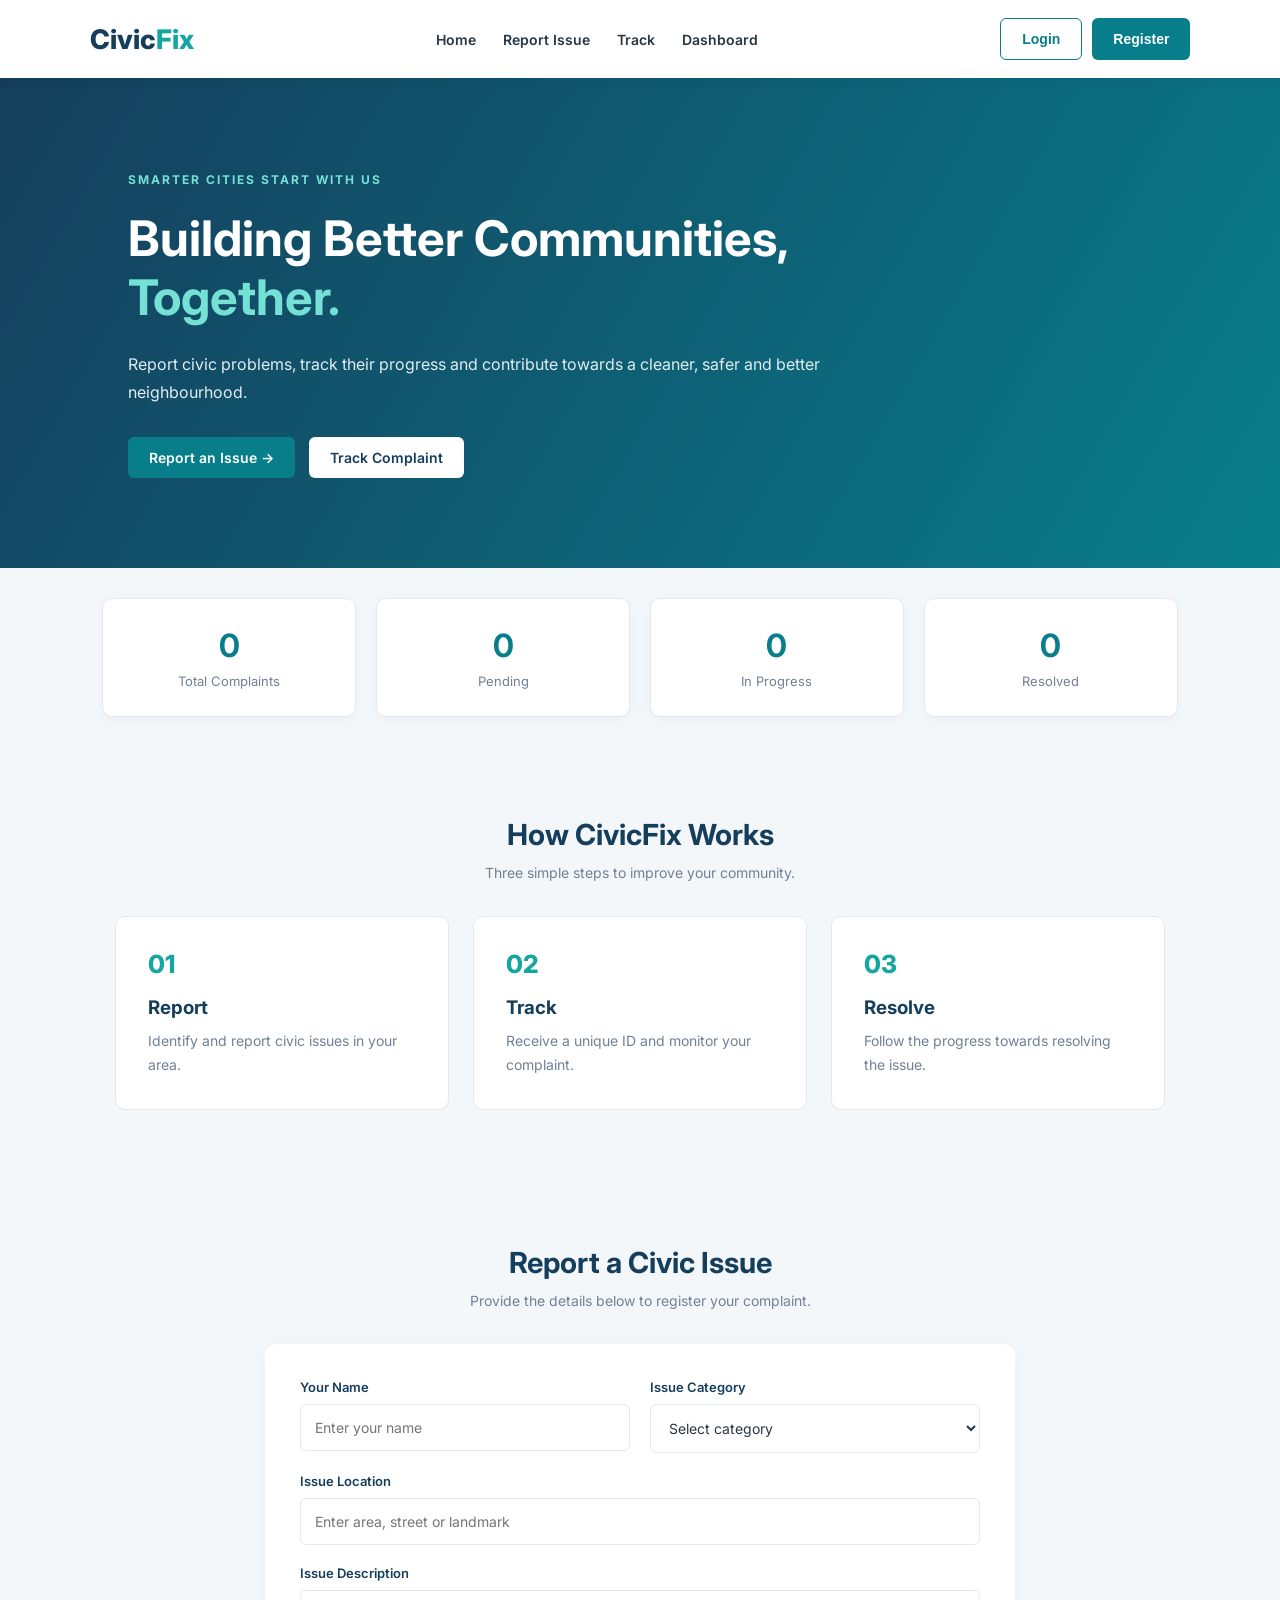
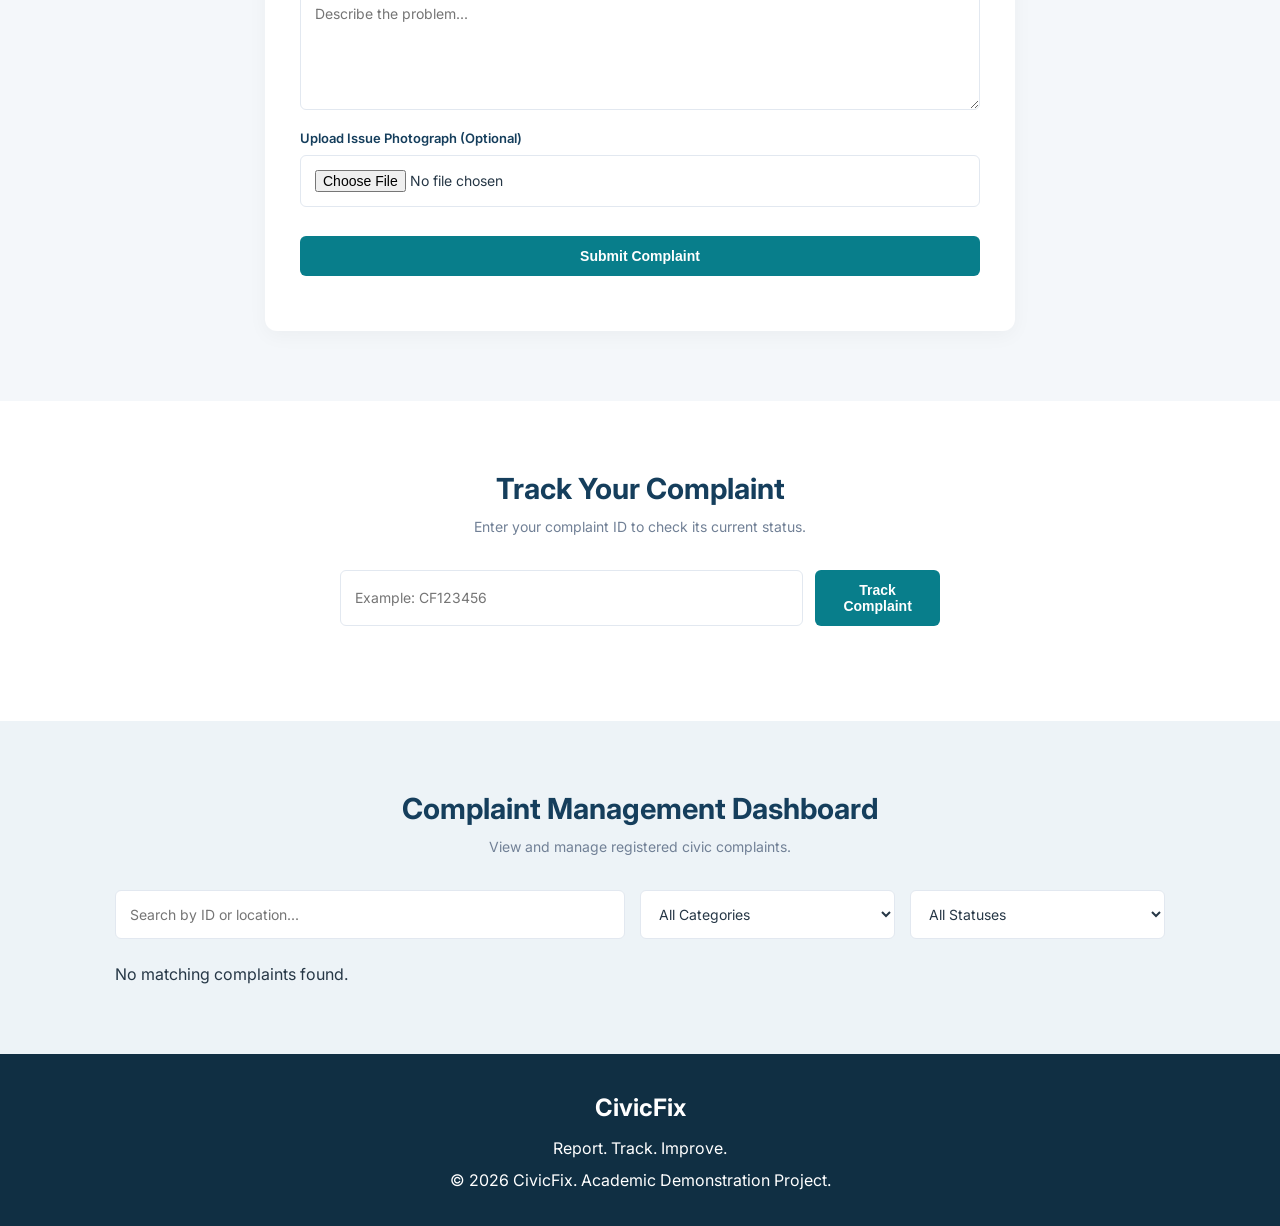
<file: CivicFix/index.html>
<!DOCTYPE html>
<html lang="en">
<head>
    <meta charset="UTF-8">
    <meta name="viewport" content="width=device-width, initial-scale=1.0">
    <title>CivicFix | Smart Civic Management</title>
    <link rel="stylesheet" href="style.css">
</head>

<body>

    <!-- NAVIGATION -->
    <header class="navbar">
        <a href="#home" class="logo">Civic<span>Fix</span></a>

        <nav>
            <a href="#home">Home</a>
            <a href="#report">Report Issue</a>
            <a href="#track">Track</a>
            <a href="#dashboard">Dashboard</a>
        </nav>

        <div class="auth-buttons">
            <button id="loginBtn" class="outline-btn">Login</button>
            <button id="registerBtn" class="primary-btn">Register</button>
        </div>
    </header>

    <!-- HOME -->
    <section id="home" class="hero">
        <div class="hero-content">
            <span class="tagline">SMARTER CITIES START WITH US</span>

            <h1>Building Better Communities, <span>Together.</span></h1>

            <p>
                Report civic problems, track their progress and
                contribute towards a cleaner, safer and better
                neighbourhood.
            </p>

            <a href="#report" class="primary-btn">Report an Issue →</a>
            <a href="#track" class="secondary-btn">Track Complaint</a>
        </div>
    </section>

    <!-- STATISTICS -->
    <section class="statistics">
        <div class="stat-card">
            <h2 id="totalCount">0</h2>
            <p>Total Complaints</p>
        </div>

        <div class="stat-card">
            <h2 id="pendingCount">0</h2>
            <p>Pending</p>
        </div>

        <div class="stat-card">
            <h2 id="progressCount">0</h2>
            <p>In Progress</p>
        </div>

        <div class="stat-card">
            <h2 id="resolvedCount">0</h2>
            <p>Resolved</p>
        </div>
    </section>

    <!-- HOW IT WORKS -->
    <section class="how-section">
        <h2>How CivicFix Works</h2>
        <p class="section-subtitle">Three simple steps to improve your community.</p>

        <div class="steps">
            <div class="step-card">
                <span>01</span>
                <h3>Report</h3>
                <p>Identify and report civic issues in your area.</p>
            </div>

            <div class="step-card">
                <span>02</span>
                <h3>Track</h3>
                <p>Receive a unique ID and monitor your complaint.</p>
            </div>

            <div class="step-card">
                <span>03</span>
                <h3>Resolve</h3>
                <p>Follow the progress towards resolving the issue.</p>
            </div>
        </div>
    </section>

    <!-- REPORT ISSUE -->
    <section id="report" class="main-section">
        <div class="section-heading">
            <h2>Report a Civic Issue</h2>
            <p>Provide the details below to register your complaint.</p>
        </div>

        <form id="complaintForm">

            <div class="form-row">
                <div class="form-group">
                    <label>Your Name</label>
                    <input type="text" id="name" placeholder="Enter your name" required>
                </div>

                <div class="form-group">
                    <label>Issue Category</label>
                    <select id="category" required>
                        <option value="">Select category</option>
                        <option>Pothole</option>
                        <option>Garbage</option>
                        <option>Damaged Road</option>
                        <option>Streetlight</option>
                        <option>Water Leakage</option>
                        <option>Drainage</option>
                        <option>Other</option>
                    </select>
                </div>
            </div>

            <div class="form-group">
                <label>Issue Location</label>
                <input type="text" id="location" placeholder="Enter area, street or landmark" required>
            </div>

            <div class="form-group">
                <label>Issue Description</label>
                <textarea id="description" placeholder="Describe the problem..." required></textarea>
            </div>

            <div class="form-group">
                <label>Upload Issue Photograph (Optional)</label>
                <input type="file" id="photo" accept="image/*">
                <div id="photoPreview"></div>
            </div>

            <button type="submit" class="primary-btn">Submit Complaint</button>

            <div id="confirmation"></div>
        </form>
    </section>

    <!-- TRACK COMPLAINT -->
    <section id="track" class="main-section tracking-section">
        <div class="section-heading">
            <h2>Track Your Complaint</h2>
            <p>Enter your complaint ID to check its current status.</p>
        </div>

        <div class="tracking-box">
            <input type="text" id="trackingId" placeholder="Example: CF123456">
            <button id="trackBtn" class="primary-btn">Track Complaint</button>
        </div>

        <div id="trackingResult"></div>
    </section>

    <!-- DASHBOARD -->
    <section id="dashboard" class="main-section dashboard-section">

        <div class="section-heading">
            <h2>Complaint Management Dashboard</h2>
            <p>View and manage registered civic complaints.</p>
        </div>

        <div class="dashboard-controls">

            <input type="text" id="searchInput" placeholder="Search by ID or location...">

            <select id="filterCategory">
                <option value="">All Categories</option>
                <option>Pothole</option>
                <option>Garbage</option>
                <option>Damaged Road</option>
                <option>Streetlight</option>
                <option>Water Leakage</option>
                <option>Drainage</option>
                <option>Other</option>
            </select>

            <select id="filterStatus">
                <option value="">All Statuses</option>
                <option>Pending</option>
                <option>In Progress</option>
                <option>Resolved</option>
            </select>

        </div>

        <div id="complaintList"></div>

    </section>

    <!-- LOGIN / REGISTER MODAL -->
    <div id="authModal" class="modal">
        <div class="modal-content">
            <button id="closeModal" class="close-btn">&times;</button>

            <h2 id="authTitle">Citizen Login</h2>

            <form id="authForm">
                <div id="authNameGroup" class="form-group">
                    <label>Full Name</label>
                    <input type="text" id="authName" placeholder="Your name">
                </div>

                <div class="form-group">
                    <label>Email Address</label>
                    <input type="email" id="authEmail" placeholder="Enter email" required>
                </div>

                <div class="form-group">
                    <label>Password</label>
                    <input type="password" id="authPassword" placeholder="Enter password" required>
                </div>

                <button type="submit" class="primary-btn" id="authSubmit">
                    Login
                </button>

                <p id="authMessage"></p>
            </form>
        </div>
    </div>

    <!-- FOOTER -->
    <footer>
        <h2>CivicFix</h2>
        <p>Report. Track. Improve.</p>
        <p>© 2026 CivicFix. Academic Demonstration Project.</p>
    </footer>

    <script src="script.js"></script>

</body>
</html>
</file>
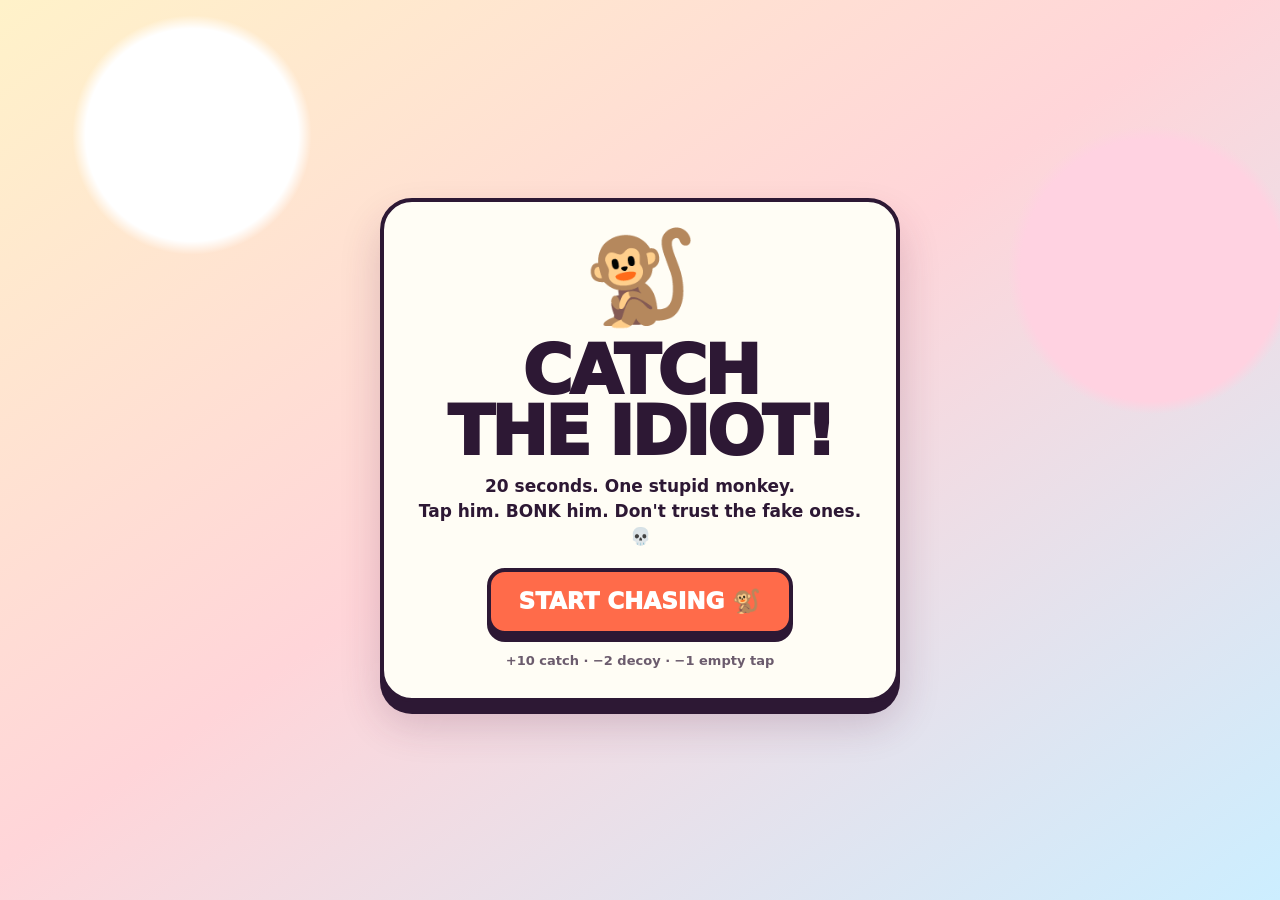
<file: catch_the_idiot.html>
<!DOCTYPE html>
<html lang="en">
<head>
<meta charset="UTF-8">
<meta name="viewport" content="width=device-width,initial-scale=1,maximum-scale=1,user-scalable=no,viewport-fit=cover">
<meta name="theme-color" content="#ff7b54">
<title>🐒 CATCH THE IDIOT</title>
<style>
*{box-sizing:border-box;-webkit-tap-highlight-color:transparent}
html,body{margin:0;width:100%;height:100%;overflow:hidden;font-family:system-ui,-apple-system,Segoe UI,Roboto,sans-serif;background:#fff3d6;color:#2d1834}
body{touch-action:none}
button{font:inherit}
#app{position:relative;width:100%;height:100%;min-height:100dvh;overflow:hidden;background:
radial-gradient(circle at 15% 15%,#fff 0 8%,transparent 9%),
radial-gradient(circle at 90% 30%,#ffd2e1 0 10%,transparent 11%),
linear-gradient(145deg,#fff2c9,#ffd5d9 48%,#cceeff)}
.screen{position:absolute;inset:0;display:none;align-items:center;justify-content:center;padding:22px;z-index:10}
.screen.active{display:flex}
.card{width:min(92vw,520px);padding:30px 22px;border:4px solid #2d1834;border-radius:32px;background:#fffdf5;box-shadow:0 12px 0 #2d1834,0 22px 40px #5b244533;text-align:center}
.monkeyBig{font-size:92px;line-height:1;animation:wobble 1.2s infinite}
h1{font-size:clamp(38px,11vw,68px);line-height:.9;margin:16px 0 12px;font-weight:1000;letter-spacing:-3px}
.subtitle{font-weight:800;font-size:17px;line-height:1.45}
.btn{border:4px solid #2d1834;border-radius:18px;padding:16px 28px;background:#ff6b4a;color:#fff;font-weight:1000;font-size:23px;box-shadow:0 7px 0 #2d1834;cursor:pointer;margin-top:20px}
.btn:active{transform:translateY(5px);box-shadow:0 2px 0 #2d1834}
.hint{margin-top:18px;font-size:13px;font-weight:800;opacity:.7}
#game{position:absolute;inset:0;display:none}
#game.active{display:block}
.hud{position:absolute;top:max(12px,env(safe-area-inset-top));left:12px;right:12px;z-index:5;display:flex;justify-content:space-between;gap:8px}
.pill{background:#fffdf5;border:3px solid #2d1834;border-radius:18px;padding:8px 12px;font-weight:1000;box-shadow:0 4px 0 #2d1834;font-size:15px}
#arena{position:absolute;inset:0}
.target,.decoy{position:absolute;width:76px;height:76px;border:0;background:transparent;padding:0;font-size:58px;line-height:76px;text-align:center;filter:drop-shadow(0 5px 0 #2d1834);cursor:pointer;user-select:none}
.target{z-index:3;animation:pop .18s ease-out}
.decoy{z-index:2;animation:pop .18s ease-out}
.tiny{transform:scale(.55)}
.msg{position:absolute;left:50%;top:54%;transform:translate(-50%,-50%) rotate(-3deg);z-index:8;font-size:clamp(24px,8vw,44px);font-weight:1000;color:#2d1834;text-shadow:3px 3px 0 #fff;pointer-events:none;white-space:nowrap;animation:msg .7s ease-out forwards}
.flash{position:absolute;inset:0;background:#fff;z-index:7;pointer-events:none;animation:flash .22s}
.serious{position:absolute;left:50%;top:25%;transform:translateX(-50%);z-index:6;background:#2d1834;color:#fff;border-radius:16px;padding:10px 14px;font-size:15px;font-weight:1000;white-space:nowrap;animation:drop .5s}
#runner{position:absolute;z-index:6;padding:8px 13px;border:3px solid #2d1834;border-radius:13px;background:#7cf29a;font-weight:1000;box-shadow:0 4px 0 #2d1834;display:none}
.shake{animation:shake .28s}
@keyframes wobble{0%,100%{transform:rotate(-6deg)}50%{transform:rotate(6deg) translateY(-5px)}}
@keyframes pop{from{transform:scale(.25) rotate(-25deg);opacity:.1}to{transform:scale(1) rotate(0);opacity:1}}
@keyframes msg{0%{opacity:0;transform:translate(-50%,-50%) scale(.6) rotate(-8deg)}25%{opacity:1;transform:translate(-50%,-60%) scale(1.08) rotate(3deg)}100%{opacity:0;transform:translate(-50%,-95%) scale(.9) rotate(8deg)}}
@keyframes flash{from{opacity:.7}to{opacity:0}}
@keyframes shake{0%,100%{transform:translate(0)}25%{transform:translate(7px,-4px)}50%{transform:translate(-7px,4px)}75%{transform:translate(4px,2px)}}
@keyframes drop{from{transform:translate(-50%,-30px);opacity:0}to{transform:translate(-50%,0);opacity:1}}
</style>
</head>
<body>
<div id="app">
  <section id="start" class="screen active">
    <div class="card">
      <div class="monkeyBig">🐒</div>
      <h1>CATCH<br>THE IDIOT!</h1>
      <div class="subtitle">20 seconds. One stupid monkey.<br>Tap him. BONK him. Don't trust the fake ones. 💀</div>
      <button class="btn" id="startBtn">START CHASING 🐒</button>
      <div class="hint">+10 catch · −2 decoy · −1 empty tap</div>
    </div>
  </section>

  <section id="game">
    <div class="hud">
      <div class="pill">🏆 SCORE: <span id="score">0</span></div>
      <div class="pill">⏱️ <span id="time">20.0</span>s</div>
    </div>
    <div id="arena"></div>
    <button id="runner">YOU WON 😎</button>
  </section>

  <section id="end" class="screen">
    <div class="card">
      <div id="endEmoji" class="monkeyBig">💀</div>
      <h1 id="endTitle">TIME'S UP!</h1>
      <div class="subtitle" id="endText"></div>
      <button class="btn" id="againBtn">REVENGE 😤</button>
    </div>
  </section>
</div>

<script>
(() => {
  const $=id=>document.getElementById(id);
  const start=$('start'), game=$('game'), end=$('end'), arena=$('arena');
  const scoreEl=$('score'), timeEl=$('time'), runner=$('runner');
  let score=0, startTime=0, timer=null, moveTimer=null, running=false;
  let target=null, decoys=[], tinyNext=false, seriousShown=false, lastTen=false, speedBoost=false;

  const goodMsgs=["BONK! 😂","GOT HIM!","TOO SLOW 🐒","CAUGHT IN 4K 💀","MONKEY DOWN!","NOOOO 😭"];
  const wrongMsgs=["WRONG MONKEY 💀","THAT'S HIS COUSIN 😭","BRO... REALLY?","FAKE MONKEY 🤡"];
  const missMsgs=["BRO MISSED 😭","AIM LIKE A HUMAN 💀","THE FLOOR DID NOTHING 😭","HELLO?? MONKEY IS OVER THERE"];
  const chaosMsgs=["WHY ARE YOU CHASING ME 😭","I HAVE RIGHTS! 🐒","STOP TAPPING ME 💀","BRO LET ME LIVE"];

  function rand(a,b){return Math.random()*(b-a)+a}
  function pick(a){return a[Math.floor(Math.random()*a.length)]}
  function pos(el){
    const pad=12, top=82, w=innerWidth, h=innerHeight;
    const x=rand(pad,Math.max(pad,w-88-pad));
    const y=rand(top,Math.max(top,h-100-pad));
    el.style.left=x+"px"; el.style.top=y+"px";
  }
  function msg(t){
    const m=document.createElement('div');m.className='msg';m.textContent=t;game.appendChild(m);
    setTimeout(()=>m.remove(),720);
  }
  function flash(){
    const f=document.createElement('div');f.className='flash';game.appendChild(f);setTimeout(()=>f.remove(),240);
    game.classList.remove('shake');void game.offsetWidth;game.classList.add('shake');
  }
  function makeTarget(){
    if(!running)return;
    if(target)target.remove();
    target=document.createElement('button');
    target.className='target';
    target.textContent=pick(["🐒","🐒","🐵"]);
    target.setAttribute('aria-label','Catch the monkey');
    target.addEventListener('pointerdown',e=>{e.stopPropagation();catchMonkey()},{passive:false});
    arena.appendChild(target); pos(target);
    if(tinyNext){target.classList.add('tiny');tinyNext=false}
    if(Math.random()<.13){
      target.style.opacity='0';
      setTimeout(()=>{if(target)target.style.opacity='1'},220);
    }
  }
  function clearDecoys(){decoys.forEach(d=>d.remove());decoys=[]}
  function makeDecoys(){
    clearDecoys();
    const n=score>=50 ? (Math.random()<.45?3:2) : (Math.random()<.18?1:0);
    for(let i=0;i<n;i++){
      const d=document.createElement('button');d.className='decoy';
      d.textContent=pick(["🙈","🙉","🙊","🐵"]);
      d.addEventListener('pointerdown',e=>{e.stopPropagation();wrong(d)},{passive:false});
      arena.appendChild(d);pos(d);decoys.push(d);
    }
  }
  function wrong(d){
    if(!running)return;
    score=Math.max(0,score-2); scoreEl.textContent=score;
    msg(pick(wrongMsgs)); d.remove(); decoys=decoys.filter(x=>x!==d);
  }
  function catchMonkey(){
    if(!running)return;
    score+=10;scoreEl.textContent=score;
    flash(); msg(pick(goodMsgs));
    if(score>=100){win();return}
    if(Math.random()<.13)msg(pick(chaosMsgs));
    clearDecoys();
    makeTarget(); makeDecoys();
    scheduleMove();
  }
  function scheduleMove(){
    clearTimeout(moveTimer);
    if(!running)return;
    const min=Math.max(230,800-score*4);
    const max=Math.max(360,1050-score*4);
    moveTimer=setTimeout(()=>{makeTarget();makeDecoys();scheduleMove()},rand(min,max));
  }
  function emptyTap(e){
    if(!running)return;
    if(e.target.closest('.target,.decoy,#runner'))return;
    score=Math.max(0,score-1);scoreEl.textContent=score;msg(pick(missMsgs));
  }
  arena.addEventListener('pointerdown',emptyTap,{passive:true});

  function showSerious(){
    if(seriousShown)return;seriousShown=true;
    const s=document.createElement('div');s.className='serious';s.textContent='THE MONKEY IS GETTING SERIOUS 💀';
    game.appendChild(s);setTimeout(()=>s.remove(),1900);
  }
  function startGame(){
    start.classList.remove('active');end.classList.remove('active');game.classList.add('active');
    score=0;scoreEl.textContent=0;running=true;seriousShown=false;lastTen=false;speedBoost=false;
    startTime=performance.now(); makeTarget();makeDecoys();scheduleMove();
    clearInterval(timer);
    timer=setInterval(()=>{
      const left=Math.max(0,20-(performance.now()-startTime)/1000);
      timeEl.textContent=left.toFixed(1);
      if(left<=10 && !lastTen){lastTen=true;showSerious()}
      if(left<=5 && !speedBoost){speedBoost=true;msg("5 SECONDS! 🐒💨")}
      if(left<=0)lose();
    },50);
  }
  function cleanup(){
    running=false;clearInterval(timer);clearTimeout(moveTimer);timer=null;moveTimer=null;
    if(target){target.remove();target=null}clearDecoys();runner.style.display='none';
  }
  function lose(){
    cleanup();end.classList.add('active');
    $('endEmoji').textContent=score>=50?'😵‍💫':'💀';
    $('endTitle').textContent="TIME'S UP!";
    $('endText').innerHTML=`You scored <b>${score}</b> points.<br>${score>=80?'YOU ALMOST BONKED THE IDIOT. 😭':'The monkey is currently laughing at you. 🐒'}`;
  }
  function win(){
    cleanup();end.classList.add('active');
    $('endEmoji').textContent='🏆🐒';
    $('endTitle').textContent='YOU WON! 💀';
    $('endText').innerHTML=`<b>100 POINTS!</b><br>You officially caught the idiot.<br>The monkey has requested a lawyer. 😭`;
  }

  runner.addEventListener('pointerdown',e=>{
    e.stopPropagation();msg("HAHA NICE TRY 🤡");
    runner.style.display='none';
    setTimeout(()=>{if(running){pos(runner);runner.style.display='block'}},260);
  });
  function runnerEvent(){
    if(!running || score<30 || Math.random()>0.28)return;
    runner.textContent=pick(["YOU WON 😎","FREE 100 POINTS!","TAP ME 👀"]);
    pos(runner);runner.style.display='block';
    setTimeout(()=>{runner.style.display='none'},1200);
  }
  setInterval(()=>{if(running)runnerEvent()},2600);

  $('startBtn').addEventListener('click',startGame);
  $('againBtn').addEventListener('click',startGame);

  // Occasional tiny-monkey and chaos events.
  setInterval(()=>{
    if(!running)return;
    if(Math.random()<.22)tinyNext=true;
    if(Math.random()<.10){msg(pick(chaosMsgs))}
  },2400);

  document.addEventListener('visibilitychange',()=>{
    if(document.hidden && running) { /* game clock intentionally continues */ }
  });
})();
</script>
</body>
</html>
</file>
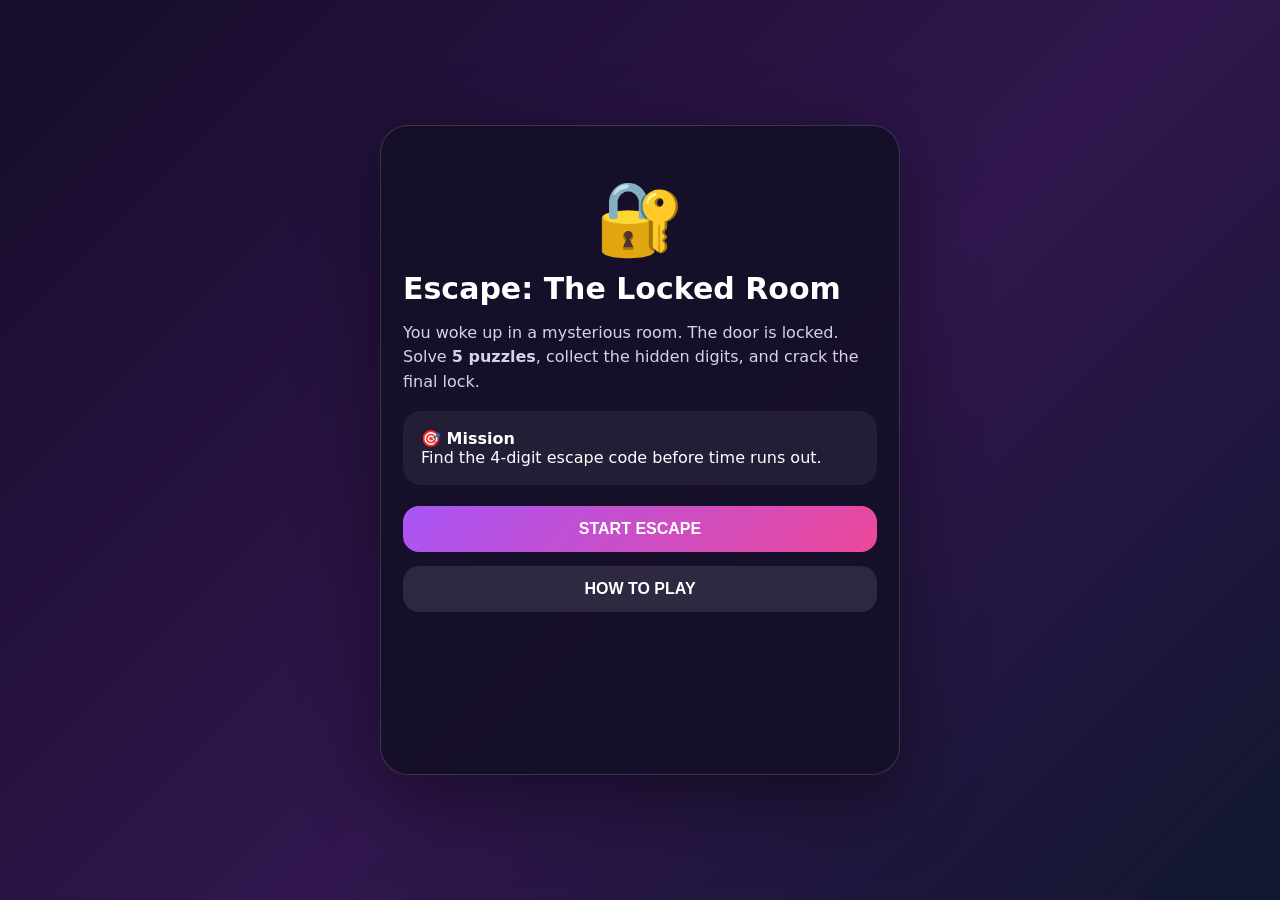
<file: Escape_The_Locked_Room.html>
<!DOCTYPE html>
<html lang="en">
<head>
<meta charset="UTF-8">
<meta name="viewport" content="width=device-width, initial-scale=1.0, maximum-scale=1.0, user-scalable=no">
<title>Escape: The Locked Room</title>
<style>
  *{box-sizing:border-box}
  body{
    margin:0; min-height:100vh; font-family:system-ui,-apple-system,Segoe UI,sans-serif;
    background:linear-gradient(135deg,#160d2b,#30164d 55%,#10172f);
    color:#fff; display:flex; justify-content:center; align-items:center; padding:16px;
  }
  .game{
    width:min(520px,100%); min-height:650px; border:1px solid rgba(255,255,255,.16);
    border-radius:28px; padding:22px; background:rgba(20,15,38,.88);
    box-shadow:0 25px 80px rgba(0,0,0,.45); backdrop-filter:blur(12px);
  }
  .top{display:flex;justify-content:space-between;gap:8px;align-items:center;margin-bottom:16px}
  .badge{padding:7px 11px;border-radius:999px;background:rgba(255,255,255,.1);font-size:12px}
  h1{font-size:30px;margin:10px 0 8px;line-height:1.05}
  h2{font-size:23px;margin:8px 0 12px}
  p{color:#d8d2e5;line-height:1.55}
  .screen{display:none}.screen.active{display:block}
  .hero{font-size:72px;text-align:center;margin:28px 0 12px}
  button{
    width:100%; border:0; border-radius:16px; padding:14px 16px; margin:7px 0;
    font-size:16px;font-weight:750;cursor:pointer;color:#fff;
    background:linear-gradient(135deg,#a855f7,#ec4899);
  }
  button.secondary{background:rgba(255,255,255,.1);font-weight:650}
  button:active{transform:scale(.98)}
  input{
    width:100%;padding:15px;border-radius:14px;border:1px solid rgba(255,255,255,.2);
    background:rgba(0,0,0,.25);color:#fff;font-size:18px;text-align:center;outline:none;
  }
  .question{background:rgba(255,255,255,.06);border-radius:18px;padding:18px;margin:14px 0}
  .options button{background:rgba(255,255,255,.09);text-align:left}
  .options button:hover{background:rgba(255,255,255,.15)}
  .feedback{min-height:27px;text-align:center;font-weight:700;margin:8px 0}
  .good{color:#86efac}.bad{color:#fda4af}
  .stats{display:grid;grid-template-columns:repeat(3,1fr);gap:8px;margin-bottom:16px}
  .stat{background:rgba(255,255,255,.07);border-radius:13px;padding:9px;text-align:center;font-size:12px}
  .stat b{display:block;font-size:18px;margin-top:2px}
  .progress{height:7px;background:rgba(255,255,255,.1);border-radius:99px;overflow:hidden;margin-bottom:18px}
  .bar{height:100%;width:20%;background:linear-gradient(90deg,#c084fc,#f472b6);transition:.3s}
  .symbols{display:grid;grid-template-columns:repeat(4,1fr);gap:9px;margin:15px 0}
  .symbol{aspect-ratio:1;border-radius:14px;background:rgba(255,255,255,.08);display:flex;align-items:center;justify-content:center;font-size:30px;cursor:pointer;border:1px solid transparent}
  .symbol:hover{border-color:#d8b4fe}
  .clue{font-size:13px;color:#bdb4ce;background:rgba(255,255,255,.05);padding:11px;border-radius:12px}
  .final-code{font-size:38px;letter-spacing:8px;text-align:center;font-weight:900;margin:20px 0}
  .shake{animation:shake .28s}
  @keyframes shake{25%{transform:translateX(-6px)}50%{transform:translateX(6px)}75%{transform:translateX(-4px)}}
</style>
</head>
<body>
<div class="game">

  <section id="start" class="screen active">
    <div class="hero">🔐</div>
    <h1>Escape: The Locked Room</h1>
    <p>You woke up in a mysterious room. The door is locked. Solve <b>5 puzzles</b>, collect the hidden digits, and crack the final lock.</p>
    <div class="question">
      <b>🎯 Mission</b><br>
      Find the 4-digit escape code before time runs out.
    </div>
    <button onclick="startGame()">START ESCAPE</button>
    <button class="secondary" onclick="showRules()">HOW TO PLAY</button>
  </section>

  <section id="rules" class="screen">
    <h2>🕵️ How to Play</h2>
    <p>• You have <b>5 minutes</b> and <b>3 lives</b>.<br>
    • Solve each puzzle to unlock the next room.<br>
    • Wrong answers cost one life.<br>
    • You collect one digit from each solved puzzle.<br>
    • Use the final four digits to escape!</p>
    <button onclick="show('start')">BACK</button>
  </section>

  <section id="game" class="screen">
    <div class="top">
      <span class="badge" id="level">PUZZLE 1/5</span>
      <span class="badge">⏱ <span id="timer">05:00</span></span>
    </div>
    <div class="stats">
      <div class="stat">❤️ Lives<b id="lives">3</b></div>
      <div class="stat">🔢 Digits<b id="digits">0/4</b></div>
      <div class="stat">⭐ Score<b id="score">0</b></div>
    </div>
    <div class="progress"><div class="bar" id="bar"></div></div>
    <div id="puzzle"></div>
    <div class="feedback" id="feedback"></div>
    <button class="secondary" id="hintBtn" onclick="hint()">💡 Need a hint?</button>
  </section>

  <section id="win" class="screen">
    <div class="hero">🎉</div>
    <h1>You Escaped!</h1>
    <p>You solved every puzzle and cracked the lock.</p>
    <div class="question">
      <div>YOUR ESCAPE CODE</div>
      <div class="final-code" id="finalCode"></div>
      <div style="text-align:center">⭐ Final score: <b id="finalScore"></b></div>
    </div>
    <button onclick="startGame()">PLAY AGAIN</button>
  </section>

  <section id="lose" class="screen">
    <div class="hero">😵‍💫</div>
    <h1>Locked In!</h1>
    <p id="loseText">The room won this round. Try again and watch the timer.</p>
    <button onclick="startGame()">TRY AGAIN</button>
  </section>

</div>

<script>
let current=0, lives=3, score=0, digits=[], time=300, timerId=null, locked=false;
const puzzles=[
  {
    type:'choice', digit:'2', hint:'Think of perfect squares: 1², 2², 3², 4²…',
    title:'🧩 The Number Wall',
    text:'What number comes next?<br><br><b>1, 4, 9, 16, ?</b>',
    options:['20','24','25','32'], answer:'25'
  },
  {
    type:'choice', digit:'7', hint:'Only one statement can be true. Test the statements against each other.',
    title:'🔑 The Three Notes',
    text:'Three notes are stuck to three boxes:<br><br>📦 A: “The key is NOT here.”<br>📦 B: “The key is in A.”<br>📦 C: “The key is NOT in B.”<br><br><b>Exactly ONE note is true. Where is the key?</b>',
    options:['Box A','Box B','Box C','Impossible'], answer:'Box B'
  },
  {
    type:'tap', digit:'4', hint:'Look for the symbol that is different from all the others.',
    title:'👀 Find the Odd One',
    text:'One symbol is different. Tap it!',
  },
  {
    type:'choice', digit:'1', hint:'Read the first letter of each word: Hidden Under Every Red Door.',
    title:'📜 The Secret Message',
    text:'The clue says:<br><br><b>Hidden Under Every Red Door</b><br><br>What 5-letter code does it hide?',
    options:['HURED','HUERD','HEURD','HURED'], answer:'HUERD'
  },
  {
    type:'input', digit:'9', hint:'The final lock wants the digits you collected from puzzles 1–4, in order.',
    title:'🚪 The Final Lock',
    text:'Enter the <b>4-digit code</b> collected from the first four puzzles.',
    final:true, answer:'2741'
  }
];

function show(id){
  document.querySelectorAll('.screen').forEach(x=>x.classList.remove('active'));
  document.getElementById(id).classList.add('active');
}
function showRules(){show('rules')}

function startGame(){
  current=0;lives=3;score=0;digits=[];time=300;locked=false;
  clearInterval(timerId);
  timerId=setInterval(tick,1000);
  show('game'); render();
}
function tick(){
  time--;
  let m=String(Math.floor(time/60)).padStart(2,'0'),s=String(time%60).padStart(2,'0');
  document.getElementById('timer').textContent=m+':'+s;
  if(time<=0){clearInterval(timerId);endLose('Time ran out!');}
}
function render(){
  const p=puzzles[current];
  document.getElementById('level').textContent=`PUZZLE ${current+1}/5`;
  document.getElementById('lives').textContent=lives;
  document.getElementById('digits').textContent=`${Math.min(digits.length,4)}/4`;
  document.getElementById('score').textContent=score;
  document.getElementById('bar').style.width=((current+1)/5*100)+'%';
  document.getElementById('feedback').textContent='';
  document.getElementById('hintBtn').style.display=p.final?'none':'block';
  let html=`<div class="question"><h2>${p.title}</h2><p>${p.text}</p>`;
  if(p.type==='choice'){
    html+=`<div class="options">${p.options.map((o,i)=>`<button onclick="answerChoice(${i})">${o}</button>`).join('')}</div>`;
  } else if(p.type==='tap'){
    const arr=['🔺','🔺','🔺','🔺','🔺','🔺','🔺','🔺','🔺','🔺','🔻','🔺'];
    arr.sort(()=>Math.random()-.5);
    html+=`<div class="symbols">${arr.map((x,i)=>`<div class="symbol" onclick="tapSymbol('${x}',this)">${x}</div>`).join('')}</div>`;
  } else {
    html+=`<input id="codeInput" inputmode="numeric" maxlength="4" placeholder="ENTER CODE"><button onclick="submitFinal()">🔓 UNLOCK</button>`;
  }
  html+='</div>';
  document.getElementById('puzzle').innerHTML=html;
}
function feedback(msg,good){
  const f=document.getElementById('feedback');
  f.textContent=msg;f.className='feedback '+(good?'good':'bad');
}
function wrong(){
  lives--;score=Math.max(0,score-50);
  document.getElementById('lives').textContent=lives;
  document.querySelector('.game').classList.remove('shake');void document.querySelector('.game').offsetWidth;
  document.querySelector('.game').classList.add('shake');
  if(lives<=0){endLose('You used all three lives.');}
}
function answerChoice(i){
  if(locked)return;
  locked=true;
  const p=puzzles[current], chosen=p.options[i];
  if(chosen===p.answer){success();}
  else{feedback('❌ Not quite! You lost a life.',false);wrong();setTimeout(()=>{locked=false;if(lives>0)render()},700);}
}
function tapSymbol(x,el){
  if(locked)return;
  locked=true;
  if(x==='🔻'){success();}
  else{feedback('❌ Nope! Find the odd symbol.',false);wrong();setTimeout(()=>{locked=false;if(lives>0)render()},650);}
}
function submitFinal(){
  const v=(document.getElementById('codeInput').value||'').trim();
  if(v==='2741'){score+=500;digits.push('9');win();}
  else{feedback('🔒 Wrong code. The lock rejects it!',false);wrong();}
}
function success(){
  const p=puzzles[current];
  score+=150;digits.push(p.digit);
  feedback('✅ Correct! A digit has been collected.',true);
  document.getElementById('score').textContent=score;
  document.getElementById('digits').textContent=`${Math.min(digits.length,4)}/4`;
  setTimeout(()=>{
    if(current<4){current++;locked=false;render();}
    else win();
  },750);
}
function hint(){
  const p=puzzles[current];
  feedback('💡 Hint: '+p.hint,true);
  score=Math.max(0,score-25);
  document.getElementById('score').textContent=score;
}
function win(){
  clearInterval(timerId);
  show('win');
  document.getElementById('finalCode').textContent='2741';
  document.getElementById('finalScore').textContent=score;
}
function endLose(msg){
  clearInterval(timerId);
  document.getElementById('loseText').textContent=msg+' Ready for another attempt?';
  show('lose');
}
</script>
</body>
</html>
</file>
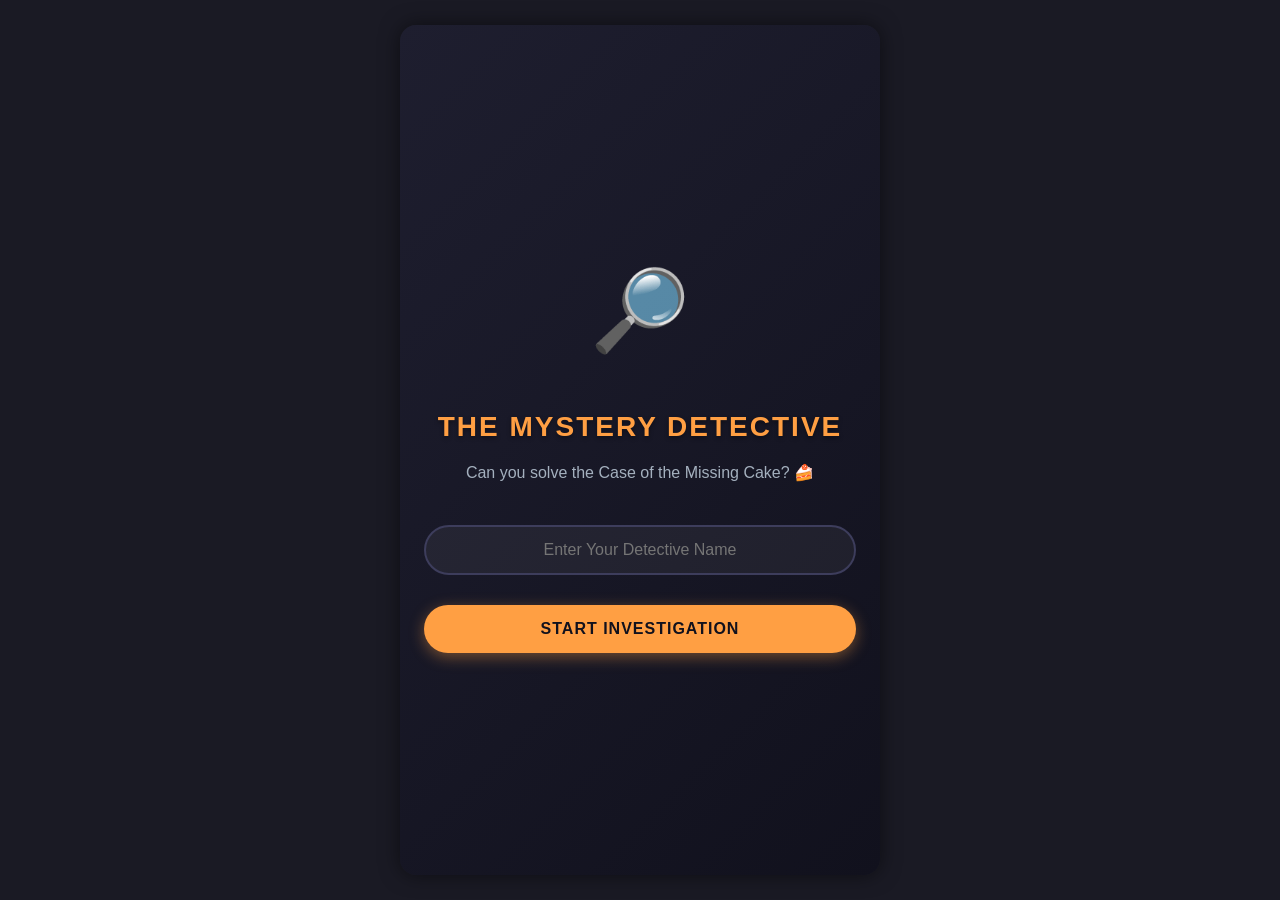
<file: mystery_detective.html>
<!DOCTYPE html>
<html lang="en">
<head>
    <meta charset="UTF-8">
    <meta name="viewport" content="width=device-width, initial-scale=1.0">
    <title>The Mystery Detective</title>
    <style>
        :root {
            --bg-color: #1a1a24;
            --panel-color: #252538;
            --accent-color: #ff9f43;
            --text-color: #f5f6fa;
            --text-muted: #a4b0be;
            --success-color: #2ed573;
            --danger-color: #ff4757;
        }

        * {
            box-sizing: border-box;
            margin: 0;
            padding: 0;
            font-family: 'Segoe UI', Tahoma, Geneva, Verdana, sans-serif;
            -webkit-tap-highlight-color: transparent;
        }

        body {
            background-color: var(--bg-color);
            color: var(--text-color);
            line-height: 1.6;
            padding: 0;
            display: flex;
            justify-content: center;
            align-items: center;
            min-height: 100vh;
        }

        #game-container {
            width: 100%;
            max-width: 480px;
            height: 100vh;
            background: linear-gradient(135deg, #1e1e2f 0%, #11111d 100%);
            display: flex;
            flex-direction: column;
            position: relative;
            overflow-x: hidden;
            box-shadow: 0 0 20px rgba(0,0,0,0.5);
        }

        @media (min-height: 700px) and (min-width: 480px) {
            #game-container {
                height: 850px;
                border-radius: 16px;
            }
        }

        .screen {
            display: none;
            flex-direction: column;
            width: 100%;
            height: 100%;
            padding: 24px;
            overflow-y: auto;
            animation: fadeIn 0.4s ease-in-out forwards;
        }

        .screen.active {
            display: flex;
        }

        @keyframes fadeIn {
            from { opacity: 0; transform: translateY(10px); }
            to { opacity: 1; transform: translateY(0); }
        }

        /* Start Screen Styling */
        #start-screen {
            justify-content: center;
            align-items: center;
            text-align: center;
        }

        .logo-container {
            position: relative;
            margin-bottom: 30px;
        }

        .magnifier-lens {
            font-size: 80px;
            display: inline-block;
            animation: searchAnim 3s ease-in-out infinite;
        }

        @keyframes searchAnim {
            0%, 100% { transform: translate(0, 0) rotate(0deg); }
            25% { transform: translate(15px, -10px) rotate(10deg); }
            50% { transform: translate(-10px, 15px) rotate(-10deg); }
            75% { transform: translate(10px, 10px) rotate(5deg); }
        }

        h1 {
            font-size: 28px;
            letter-spacing: 2px;
            margin-bottom: 10px;
            color: var(--accent-color);
            text-transform: uppercase;
            text-shadow: 0 2px 4px rgba(0,0,0,0.4);
        }

        .subtitle {
            font-size: 16px;
            color: var(--text-muted);
            margin-bottom: 40px;
        }

        .input-group {
            width: 100%;
            margin-bottom: 30px;
        }

        input[type="text"] {
            width: 100%;
            padding: 14px 20px;
            border-radius: 30px;
            border: 2px solid #3d3d5c;
            background-color: rgba(255,255,255,0.05);
            color: #fff;
            font-size: 16px;
            outline: none;
            transition: all 0.3s;
            text-align: center;
        }

        input[type="text"]:focus {
            border-color: var(--accent-color);
            background-color: rgba(255,255,255,0.1);
            box-shadow: 0 0 10px rgba(255, 159, 67, 0.3);
        }

        .btn {
            background-color: var(--accent-color);
            color: #11111d;
            border: none;
            padding: 15px 32px;
            font-size: 16px;
            font-weight: bold;
            border-radius: 30px;
            cursor: pointer;
            box-shadow: 0 4px 15px rgba(255, 159, 67, 0.4);
            transition: all 0.2s;
            text-transform: uppercase;
            letter-spacing: 1px;
            width: 100%;
        }

        .btn:active {
            transform: scale(0.97);
            box-shadow: 0 2px 5px rgba(255, 159, 67, 0.2);
        }

        /* Case Briefing Styling */
        .story-box {
            background-color: var(--panel-color);
            padding: 20px;
            border-radius: 12px;
            margin-bottom: 20px;
            border-left: 4px solid var(--accent-color);
        }

        .section-title {
            font-size: 18px;
            color: var(--accent-color);
            margin: 15px 0 10px 0;
            display: flex;
            align-items: center;
            gap: 8px;
        }

        .list-container {
            display: grid;
            grid-template-columns: 1fr;
            gap: 10px;
            margin-bottom: 20px;
        }

        .suspect-item {
            background-color: rgba(255,255,255,0.05);
            padding: 12px 16px;
            border-radius: 8px;
            display: flex;
            align-items: center;
            gap: 12px;
            border: 1px solid rgba(255,255,255,0.05);
        }

        /* Map Screen */
        .map-grid {
            display: grid;
            grid-template-columns: 1fr 1fr;
            gap: 16px;
            margin-top: 20px;
            flex-grow: 1;
        }

        .map-location {
            background-color: var(--panel-color);
            border-radius: 12px;
            display: flex;
            flex-direction: column;
            justify-content: center;
            align-items: center;
            padding: 20px;
            cursor: pointer;
            border: 2px solid transparent;
            transition: all 0.3s;
            position: relative;
        }

        .map-location:active {
            transform: scale(0.95);
        }

        .map-location.visited {
            border-color: rgba(255, 159, 67, 0.4);
        }

        .map-location .icon {
            font-size: 40px;
            margin-bottom: 10px;
        }

        .map-location .name {
            font-weight: bold;
            font-size: 16px;
        }

        .badge {
            position: absolute;
            top: 10px;
            right: 10px;
            background-color: var(--accent-color);
            color: #11111d;
            font-size: 11px;
            padding: 2px 6px;
            border-radius: 10px;
            font-weight: bold;
        }

        /* Location View */
        .clues-grid {
            display: grid;
            grid-template-columns: 1fr 1fr;
            gap: 12px;
            margin-top: 20px;
        }

        .clue-card {
            background-color: var(--panel-color);
            border: 1px solid rgba(255,255,255,0.1);
            border-radius: 10px;
            padding: 15px;
            text-align: center;
            cursor: pointer;
            transition: all 0.2s;
        }

        .clue-card:active {
            background-color: rgba(255, 159, 67, 0.1);
            border-color: var(--accent-color);
        }

        .clue-card .clue-icon {
            font-size: 32px;
            margin-bottom: 8px;
        }

        /* Modal Overlay for clues */
        .modal {
            display: none;
            position: absolute;
            top: 0;
            left: 0;
            width: 100%;
            height: 100%;
            background-color: rgba(0,0,0,0.8);
            justify-content: center;
            align-items: center;
            padding: 24px;
            z-index: 100;
        }

        .modal.active {
            display: flex;
        }

        .modal-content {
            background-color: var(--panel-color);
            border-radius: 16px;
            padding: 24px;
            width: 100%;
            max-width: 400px;
            text-align: center;
            border: 2px solid var(--accent-color);
            animation: modalScale 0.3s cubic-bezier(0.175, 0.885, 0.32, 1.275) forwards;
        }

        @keyframes modalScale {
            from { transform: scale(0.8); opacity: 0; }
            to { transform: scale(1); opacity: 1; }
        }

        .modal-icon {
            font-size: 50px;
            margin-bottom: 15px;
        }

        .modal-text {
            font-size: 16px;
            margin-bottom: 20px;
        }

        /* Footer buttons / Navigation */
        .footer-nav {
            margin-top: auto;
            padding-top: 20px;
            display: flex;
            gap: 10px;
        }

        .btn-secondary {
            background-color: #3d3d5c;
            color: white;
            box-shadow: none;
        }

        /* Accuse Screen */
        .suspect-select-card {
            background-color: var(--panel-color);
            border: 2px solid transparent;
            border-radius: 12px;
            padding: 15px;
            margin-bottom: 12px;
            display: flex;
            align-items: center;
            gap: 15px;
            cursor: pointer;
            transition: all 0.2s;
        }

        .suspect-select-card.selected {
            border-color: var(--accent-color);
            background-color: rgba(255, 159, 67, 0.1);
        }

        .suspect-avatar {
            font-size: 36px;
        }

        .suspect-details h3 {
            font-size: 16px;
            color: #fff;
        }

        .suspect-details p {
            font-size: 13px;
            color: var(--text-muted);
        }

        /* Notepad/Notebook tab */
        .notebook-header {
            background-color: #2f3542;
            padding: 8px 12px;
            border-radius: 6px;
            font-size: 13px;
            color: var(--accent-color);
            margin-bottom: 15px;
            font-weight: bold;
        }
    </style>
</head>
<body>

    <div id="game-container">
        
        <!-- START SCREEN -->
        <div id="start-screen" class="screen active">
            <div class="logo-container">
                <span class="magnifier-lens">🔎</span>
            </div>
            <h1>The Mystery Detective</h1>
            <p class="subtitle">Can you solve the Case of the Missing Cake? 🍰</p>
            
            <div class="input-group">
                <input type="text" id="detective-name" placeholder="Enter Your Detective Name" maxlength="15">
            </div>
            
            <button class="btn" onclick="startInvestigation()">Start Investigation</button>
        </div>

        <!-- CASE BRIEFING SCREEN -->
        <div id="briefing-screen" class="screen">
            <h1>Case Briefing 📋</h1>
            <div class="story-box">
                <p>Welcome, <strong id="player-display-name">Detective</strong>! The school celebration is about to begin, but tragedy has struck! 🚨</p>
                <br>
                <p>Someone has stolen the <strong>giant chocolate cake</strong> right from the teachers' room! We need you to inspect the school locations, gather clues, and find the culprit before party time!</p>
            </div>

            <div class="section-title">👥 The 5 Suspects:</div>
            <div class="list-container">
                <div class="suspect-item"><span>👧</span> <strong>Ananya:</strong> Says she was decorating the classroom.</div>
                <div class="suspect-item"><span>👦</span> <strong>Rahul:</strong> Says he was playing football outside.</div>
                <div class="suspect-item"><span>👧</span> <strong>Meera:</strong> Says she was in the library.</div>
                <div class="suspect-item"><span>👦</span> <strong>Arjun:</strong> Says he was helping in the canteen.</div>
                <div class="suspect-item"><span>👩</span> <strong>Teacher Maya:</strong> Says she was preparing decorations.</div>
            </div>

            <button class="btn" onclick="showMap()">Go to Investigation Map 📍</button>
        </div>

        <!-- INVESTIGATION MAP SCREEN -->
        <div id="map-screen" class="screen">
            <h1>Investigation Map 📍</h1>
            <p class="subtitle">Select a location to inspect clues:</p>

            <div class="map-grid">
                <div class="map-location" id="loc-classroom" onclick="openLocation('classroom')">
                    <span class="badge">4 Clues</span>
                    <span class="icon">🏫</span>
                    <span class="name">Classroom</span>
                </div>
                <div class="map-location" id="loc-library" onclick="openLocation('library')">
                    <span class="badge">4 Clues</span>
                    <span class="icon">📚</span>
                    <span class="name">Library</span>
                </div>
                <div class="map-location" id="loc-playground" onclick="openLocation('playground')">
                    <span class="badge">4 Clues</span>
                    <span class="icon">⚽</span>
                    <span class="name">Playground</span>
                </div>
                <div class="map-location" id="loc-canteen" onclick="openLocation('canteen')">
                    <span class="badge">4 Clues</span>
                    <span class="icon">🍴</span>
                    <span class="name">Canteen</span>
                </div>
            </div>

            <div class="footer-nav">
                <button class="btn" style="background-color: #ff4757; color: white; box-shadow: 0 4px 15px rgba(255,71,87,0.4);" onclick="goToAccuse()">Solve Case (Accuse) 🚨</button>
            </div>
        </div>

        <!-- LOCATION SCREEN -->
        <div id="location-screen" class="screen">
            <h1 id="location-title">Location</h1>
            <p class="subtitle">Tap items to look for clues:</p>

            <div id="clues-container" class="clues-grid">
                <!-- Dynamic Clues go here -->
            </div>

            <div class="footer-nav">
                <button class="btn btn-secondary" onclick="showMap()">⬅ Back to Map</button>
            </div>
        </div>

        <!-- ACCUSE SCREEN -->
        <div id="accuse-screen" class="screen">
            <h1>Who is Guilty? ⚖️</h1>
            <p class="subtitle">Review your clues and select the thief:</p>

            <div class="notebook-header">💡 REASONING NOTEBOOK:</div>
            <p style="font-size: 14px; margin-bottom: 15px; color: var(--text-muted);">
                Hint: The real thief left a <strong>chocolate wrapper</strong> in the canteen and <strong>chocolate fingerprints</strong> on a library book, but claimed they were helping elsewhere! Who could it be?
            </p>

            <div id="suspects-list">
                <div class="suspect-select-card" onclick="selectSuspect('Ananya')">
                    <div class="suspect-avatar">👧</div>
                    <div class="suspect-details">
                        <h3>Ananya</h3>
                        <p>Alibi: Decorating the classroom.</p>
                    </div>
                </div>
                <div class="suspect-select-card" onclick="selectSuspect('Rahul')">
                    <div class="suspect-avatar">👦</div>
                    <div class="suspect-details">
                        <h3>Rahul</h3>
                        <p>Alibi: Playing football outside.</p>
                    </div>
                </div>
                <div class="suspect-select-card" onclick="selectSuspect('Meera')">
                    <div class="suspect-avatar">👧</div>
                    <div class="suspect-details">
                        <h3>Meera</h3>
                        <p>Alibi: In the library reading.</p>
                    </div>
                </div>
                <div class="suspect-select-card" onclick="selectSuspect('Arjun')">
                    <div class="suspect-avatar">👦</div>
                    <div class="suspect-details">
                        <h3>Arjun</h3>
                        <p>Alibi: Helping in the canteen.</p>
                    </div>
                </div>
                <div class="suspect-select-card" onclick="selectSuspect('Teacher Maya')">
                    <div class="suspect-avatar">👩</div>
                    <div class="suspect-details">
                        <h3>Teacher Maya</h3>
                        <p>Alibi: Preparing decorations.</p>
                    </div>
                </div>
            </div>

            <div class="footer-nav">
                <button class="btn btn-secondary" onclick="showMap()">Back</button>
                <button class="btn" onclick="submitAccusation()">Confirm Choice</button>
            </div>
        </div>

        <!-- RESULT SCREEN -->
        <div id="result-screen" class="screen">
            <h1 id="result-title">Result</h1>
            <div class="story-box" id="result-box" style="text-align: center; padding: 30px 20px;">
                <!-- Outcome message goes here -->
            </div>
            <button class="btn" onclick="restartGame()">Play Again 🔄</button>
        </div>

        <!-- CLUE DIALOG MODAL -->
        <div id="clue-modal" class="modal">
            <div class="modal-content">
                <div id="modal-icon" class="modal-icon">🔍</div>
                <h3 id="modal-title" style="margin-bottom: 10px; color: var(--accent-color);">Clue Found!</h3>
                <p id="modal-text" class="modal-text">Clue text goes here...</p>
                <button class="btn" onclick="closeModal()">Close</button>
            </div>
        </div>

    </div>

    <script>
        let detectiveName = "Detective";
        let currentSelectedSuspect = "";

        const cluesData = {
            classroom: [
                { name: "Red Ribbon", icon: "🎗️", title: "A Roll of Red Ribbon", text: "Bright shiny ribbon used for festive decoration. Ananya and Teacher Maya were using this earlier." },
                { name: "Muddy Footprint", icon: "👣", title: "A Muddy Footprint", text: "A small dirty shoe mark on the tile floor. Anyone walking in from the playground could have left it." },
                { name: "Clock", icon: "⏰", title: "Classroom Clock", text: "It ticks quietly. It shows exactly 10:15 AM, right around when the cake vanished!" },
                { name: "Simple Note", icon: "📝", title: "A Practice Note", text: "A scrap paper with spelling words practiced on it. Totally standard schoolwork." }
            ],
            library: [
                { name: "Fingerprints", icon: "📕", title: "Chocolate Fingerprints", text: "A mystery book has dark chocolate smudges on the cover! The thief definitely came here with messy fingers." },
                { name: "Torn Paper", icon: "🧻", title: "Torn Wrapping Paper", text: "A snippet of silver paper. Seems like trash left over from decoration boxes." },
                { name: "Window", icon: "🪟", title: "Library Window", text: "It overlooks the playground. It's wide open, letting in a warm breeze." },
                { name: "Strange Note", icon: "✉️", title: "A Strange Note", text: "It reads: 'Don't forget the secret ingredient!' Written in sloppy handwriting." }
            ],
            playground: [
                { name: "Football", icon: "⚽", title: "Shiny Football", text: "It's a bit scuffed from a game. Rahul was practicing his kicks here all morning." },
                { name: "Muddy Shoes", icon: "👟", title: "Muddy Sports Shoes", text: "A pair of sneakers left near the grass. They match the muddy footprints found in the school corridors." },
                { name: "Water Bottle", icon: "🧪", title: "Water Bottle", text: "Half empty cold water. Perfect for a quick break after running around." },
                { name: "Bench", icon: "🪵", title: "Wooden Bench", text: "A cool place to rest under the big oak tree." }
            ],
            canteen: [
                { name: "Wrapper", icon: "🍫", title: "Chocolate Wrapper", text: "An empty gourmet chocolate wrapper found under a table. This matches the exact type of premium cocoa used in the missing cake!" },
                { name: "Flour Bag", icon: "🛍️", title: "Baking Flour Bag", text: "A large heavy sack of flour used by the canteen staff to prepare snacks." },
                { name: "Empty Plate", icon: "🍽️", title: "An Empty Plate", text: "A clean porcelain plate sitting on the counter. It wasn't used for the cake." },
                { name: "Footprints", icon: "👣", title: "Dusty Footprints", text: "Traces of white flour dusty prints leading towards the back exit door." }
            ]
        };

        function switchScreen(screenId) {
            document.querySelectorAll('.screen').forEach(s => s.classList.remove('active'));
            document.getElementById(screenId).classList.add('active');
        }

        function startInvestigation() {
            const nameInput = document.getElementById('detective-name').value.trim();
            if(nameInput) {
                detectiveName = nameInput;
            } else {
                detectiveName = "Super Sleuth";
            }
            document.getElementById('player-display-name').innerText = "Detective " + detectiveName;
            switchScreen('briefing-screen');
        }

        function showMap() {
            switchScreen('map-screen');
        }

        function openLocation(locId) {
            const titleElement = document.getElementById('location-title');
            titleElement.innerText = locId.charAt(0).toUpperCase() + locId.slice(1);
            
            document.getElementById(`loc-${locId}`).classList.add('visited');
            
            const container = document.getElementById('clues-container');
            container.innerHTML = '';
            
            cluesData[locId].forEach(clue => {
                const card = document.createElement('div');
                card.className = 'clue-card';
                card.onclick = () => showClueModal(clue);
                card.innerHTML = `
                    <div class="clue-icon">${clue.icon}</div>
                    <div style="font-size: 14px; font-weight: bold;">${clue.name}</div>
                `;
                container.appendChild(card);
            });
            
            switchScreen('location-screen');
        }

        function showClueModal(clue) {
            document.getElementById('modal-title').innerText = clue.title;
            document.getElementById('modal-text').innerText = clue.text;
            document.getElementById('modal-icon').innerText = clue.icon;
            document.getElementById('clue-modal').classList.add('active');
        }

        function closeModal() {
            document.getElementById('clue-modal').classList.remove('active');
        }

        function goToAccuse() {
            switchScreen('accuse-screen');
        }

        function selectSuspect(name) {
            currentSelectedSuspect = name;
            document.querySelectorAll('.suspect-select-card').forEach(card => {
                card.classList.remove('selected');
                if(card.querySelector('.suspect-details h3').innerText === name) {
                    card.classList.add('selected');
                }
            });
        }

        function submitAccusation() {
            if(!currentSelectedSuspect) {
                alert("Please select a suspect first!");
                return;
            }

            const title = document.getElementById('result-title');
            const box = document.getElementById('result-box');

            // Arjun is the culprit since he claimed to be in the canteen helping out,
            // but the evidence shows a chocolate wrapper under the table and messy fingerprints in the library!
            if(currentSelectedSuspect === 'Arjun') {
                title.innerHTML = "🎉 CASE SOLVED! 🎉";
                box.innerHTML = `
                    <span style="font-size: 60px;">🏆</span>
                    <h2 style="color: var(--success-color); margin: 15px 0;">Outstanding Work, Detective ${detectiveName}!</h2>
                    <p>You cornered <strong>Arjun</strong>! When confronted with the chocolate wrapper from the canteen and his messy chocolate fingerprints left on the library book, he confessed!</p>
                    <br>
                    <p>He admitted he couldn't resist the smell of the amazing giant cake and sneaked a big piece before hiding the rest to share with his friends later. Thanks to you, the cake was returned safely and the celebration is saved! 🎂🕵️‍♂️</p>
                `;
            } else {
                title.innerHTML = "❌ WRONG SUSPECT ❌";
                box.innerHTML = `
                    <span style="font-size: 60px;">🕵️‍♂️❓</span>
                    <h2 style="color: var(--danger-color); margin: 15px 0;">Not Quite, Detective!</h2>
                    <p>You accused <strong>${currentSelectedSuspect}</strong>, but their alibi holds up perfectly and they don't match the trails of chocolate evidence left behind!</p>
                    <br>
                    <p>The true culprit is still at large, and the cake is slipping away! Don't give up—go back, look closely at the clues in the <strong>Canteen</strong> and <strong>Library</strong>, and try again!</p>
                `;
            }
            switchScreen('result-screen');
        }

        function restartGame() {
            currentSelectedSuspect = "";
            document.querySelectorAll('.suspect-select-card').forEach(card => card.classList.remove('selected'));
            document.querySelectorAll('.map-location').forEach(loc => loc.classList.remove('visited'));
            switchScreen('start-screen');
        }
    </script>
</body>
</html>
</file>
<file: CivicFix/style.css>
@import url('https://fonts.googleapis.com/css2?family=Inter:wght@400;500;600;700;800&display=swap');

:root {
    --primary: #153e5c;
    --secondary: #087e8b;
    --accent: #16a6a1;
    --background: #f4f7fa;
    --white: #ffffff;
    --text: #263746;
    --muted: #718096;
    --border: #e2e8f0;
}

* {
    margin: 0;
    padding: 0;
    box-sizing: border-box;
    scroll-behavior: smooth;
}

body {
    font-family: 'Inter', sans-serif;
    background: var(--background);
    color: var(--text);
}

/* NAVIGATION */

.navbar {
    background: white;
    padding: 18px 7%;
    display: flex;
    justify-content: space-between;
    align-items: center;
    position: sticky;
    top: 0;
    z-index: 100;
    box-shadow: 0 2px 12px rgba(0,0,0,0.05);
}

.logo {
    font-size: 27px;
    font-weight: 800;
    color: var(--primary);
    text-decoration: none;
}

.logo span {
    color: var(--accent);
}

nav {
    display: flex;
    gap: 27px;
}

nav a {
    text-decoration: none;
    color: var(--text);
    font-size: 14px;
    font-weight: 600;
}

nav a:hover {
    color: var(--secondary);
}

.auth-buttons {
    display: flex;
    gap: 10px;
}

/* BUTTONS */

.primary-btn,
.secondary-btn,
.outline-btn {
    padding: 12px 21px;
    border-radius: 6px;
    font-size: 14px;
    font-weight: 600;
    cursor: pointer;
    text-decoration: none;
    display: inline-block;
    border: none;
    transition: 0.3s;
}

.primary-btn {
    background: var(--secondary);
    color: white;
}

.primary-btn:hover {
    background: var(--primary);
    transform: translateY(-2px);
}

.secondary-btn {
    background: white;
    color: var(--primary);
    margin-left: 10px;
}

.outline-btn {
    background: white;
    border: 1px solid var(--secondary);
    color: var(--secondary);
}

/* HERO */

.hero {
    min-height: 490px;
    display: flex;
    align-items: center;
    padding: 75px 10%;
    background: linear-gradient(120deg, #153e5c, #087e8b);
    color: white;
}

.hero-content {
    max-width: 720px;
}

.tagline {
    color: #75e0d4;
    font-size: 12px;
    font-weight: 700;
    letter-spacing: 2px;
}

.hero h1 {
    font-size: 49px;
    line-height: 1.2;
    margin: 22px 0;
}

.hero h1 span {
    color: #75e0d4;
}

.hero p {
    font-size: 16px;
    line-height: 1.8;
    color: #e0edf2;
    margin-bottom: 30px;
}

/* STATISTICS */

.statistics {
    display: grid;
    grid-template-columns: repeat(4, 1fr);
    gap: 20px;
    padding: 35px 8%;
    margin-top: -5px;
}

.stat-card {
    background: white;
    padding: 27px;
    text-align: center;
    border-radius: 10px;
    border: 1px solid var(--border);
    box-shadow: 0 3px 12px rgba(0,0,0,0.03);
}

.stat-card h2 {
    color: var(--secondary);
    font-size: 32px;
    margin-bottom: 8px;
}

.stat-card p {
    color: var(--muted);
    font-size: 13px;
}

/* HOW IT WORKS */

.how-section {
    padding: 65px 9%;
    text-align: center;
}

.how-section > h2,
.section-heading h2 {
    color: var(--primary);
    font-size: 29px;
    margin-bottom: 12px;
}

.section-subtitle,
.section-heading p {
    color: var(--muted);
    font-size: 14px;
    margin-bottom: 30px;
}

.steps {
    display: grid;
    grid-template-columns: repeat(3, 1fr);
    gap: 24px;
    margin-top: 35px;
}

.step-card {
    background: white;
    padding: 32px;
    border-radius: 10px;
    border: 1px solid var(--border);
    text-align: left;
    transition: 0.3s;
}

.step-card:hover {
    transform: translateY(-5px);
    box-shadow: 0 8px 20px rgba(0,0,0,0.06);
}

.step-card span {
    color: var(--accent);
    font-size: 25px;
    font-weight: 800;
}

.step-card h3 {
    margin: 17px 0 10px;
    color: var(--primary);
}

.step-card p {
    color: var(--muted);
    font-size: 14px;
    line-height: 1.7;
}

/* GENERAL SECTIONS */

.main-section {
    padding: 70px 9%;
}

.section-heading {
    text-align: center;
    margin-bottom: 35px;
}

/* FORM */

#complaintForm {
    max-width: 750px;
    margin: auto;
    background: white;
    padding: 35px;
    border-radius: 12px;
    box-shadow: 0 5px 20px rgba(0,0,0,0.04);
}

.form-row {
    display: grid;
    grid-template-columns: 1fr 1fr;
    gap: 20px;
}

.form-group {
    display: flex;
    flex-direction: column;
    gap: 9px;
    margin-bottom: 20px;
}

.form-group label {
    font-size: 13px;
    font-weight: 600;
    color: var(--primary);
}

input,
select,
textarea {
    width: 100%;
    padding: 14px;
    border: 1px solid var(--border);
    border-radius: 6px;
    font-family: inherit;
    font-size: 14px;
    outline: none;
    background: white;
    color: var(--text);
}

input:focus,
select:focus,
textarea:focus {
    border-color: var(--secondary);
    box-shadow: 0 0 0 3px rgba(8,126,139,0.1);
}

textarea {
    min-height: 120px;
    resize: vertical;
}

#complaintForm button {
    width: 100%;
}

#confirmation {
    margin-top: 20px;
    text-align: center;
    line-height: 1.8;
}

/* TRACKING */

.tracking-section {
    background: white;
    text-align: center;
}

.tracking-box {
    max-width: 600px;
    margin: auto;
    display: flex;
    gap: 12px;
}

#trackingResult {
    max-width: 600px;
    margin: 25px auto;
    text-align: left;
}

/* DASHBOARD */

.dashboard-section {
    background: #edf3f7;
}

.dashboard-controls {
    display: grid;
    grid-template-columns: 2fr 1fr 1fr;
    gap: 15px;
    margin-bottom: 25px;
}

#complaintList {
    display: grid;
    grid-template-columns: repeat(2, 1fr);
    gap: 20px;
}

.complaint-card {
    background: white;
    padding: 24px;
    border: 1px solid var(--border);
    border-radius: 10px;
    line-height: 2;
    box-shadow: 0 3px 12px rgba(0,0,0,0.03);
}

.complaint-card h3 {
    color: var(--primary);
    margin-bottom: 12px;
}

.complaint-card p {
    font-size: 13px;
    color: var(--muted);
    overflow-wrap: anywhere;
}

.complaint-card select {
    margin-top: 12px;
}

/* AUTHENTICATION MODAL */

.modal {
    display: none;
    position: fixed;
    z-index: 200;
    inset: 0;
    background: rgba(0,0,0,0.55);
    justify-content: center;
    align-items: center;
    padding: 20px;
}

.modal-content {
    background: white;
    padding: 35px;
    border-radius: 12px;
    width: 100%;
    max-width: 430px;
    position: relative;
}

.modal-content h2 {
    color: var(--primary);
    margin-bottom: 25px;
}

.close-btn {
    position: absolute;
    top: 12px;
    right: 18px;
    border: none;
    background: none;
    font-size: 27px;
    cursor: pointer;
    color: var(--muted);
}

#authSubmit {
    width: 100%;
}

#authMessage {
    margin-top: 15px;
    font-size: 13px;
    text-align: center;
}

/* FOOTER */

footer {
    background: #102f43;
    color: white;
    text-align: center;
    padding: 30px;
    line-height: 2;
}

footer h2 {
    color: white;
}

/* RESPONSIVE */

@media(max-width: 850px) {
    .navbar {
        flex-wrap: wrap;
        gap: 18px;
    }

    .statistics {
        grid-template-columns: repeat(2, 1fr);
    }

    .steps {
        grid-template-columns: 1fr;
    }

    #complaintList {
        grid-template-columns: 1fr;
    }
}

@media(max-width: 600px) {
    .navbar {
        flex-direction: column;
    }

    nav {
        flex-wrap: wrap;
        justify-content: center;
        gap: 15px;
    }

    .hero h1 {
        font-size: 35px;
    }

    .statistics {
        padding: 25px 5%;
        gap: 10px;
    }

    .stat-card {
        padding: 18px 10px;
    }

    .form-row,
    .dashboard-controls {
        grid-template-columns: 1fr;
    }

    .tracking-box {
        flex-direction: column;
    }

    .main-section {
        padding: 50px 5%;
    }

    #complaintForm {
        padding: 22px;
    }
}
/* STATUS BADGES */

.status {
    display: inline-block;
    padding: 5px 12px;
    border-radius: 20px;
    font-size: 11px;
    font-weight: 700;
    line-height: 1.5;
}

.status.pending {
    background: #fff4d6;
    color: #a66b00;
}

.status.progress {
    background: #e0f0ff;
    color: #1765a0;
}

.status.resolved {
    background: #dff7e9;
    color: #16804a;
}

/* DASHBOARD IMPROVEMENTS */

.complaint-card label {
    display: block;
    margin-top: 15px;
    font-size: 12px;
    font-weight: 700;
    color: var(--primary);
}

.complaint-card select {
    background: #f8fafc;
    cursor: pointer;
}

#photoPreview img {
    display: block;
    border: 1px solid var(--border);
}

#confirmation .complaint-card {
    border: 1px solid #b7e8d0;
    background: #f0fff6;
}

#confirmation h3 {
    color: #16804a;
}

#confirmation h2 {
    color: var(--secondary);
    margin: 12px 0;
}

/* BUTTON DISABLED STATE */

button:disabled {
    opacity: 0.65;
    cursor: not-allowed;
}

/* SMOOTH INTERACTIONS */

.complaint-card,
.stat-card,
.step-card {
    transition: all 0.25s ease;
}
</file>
